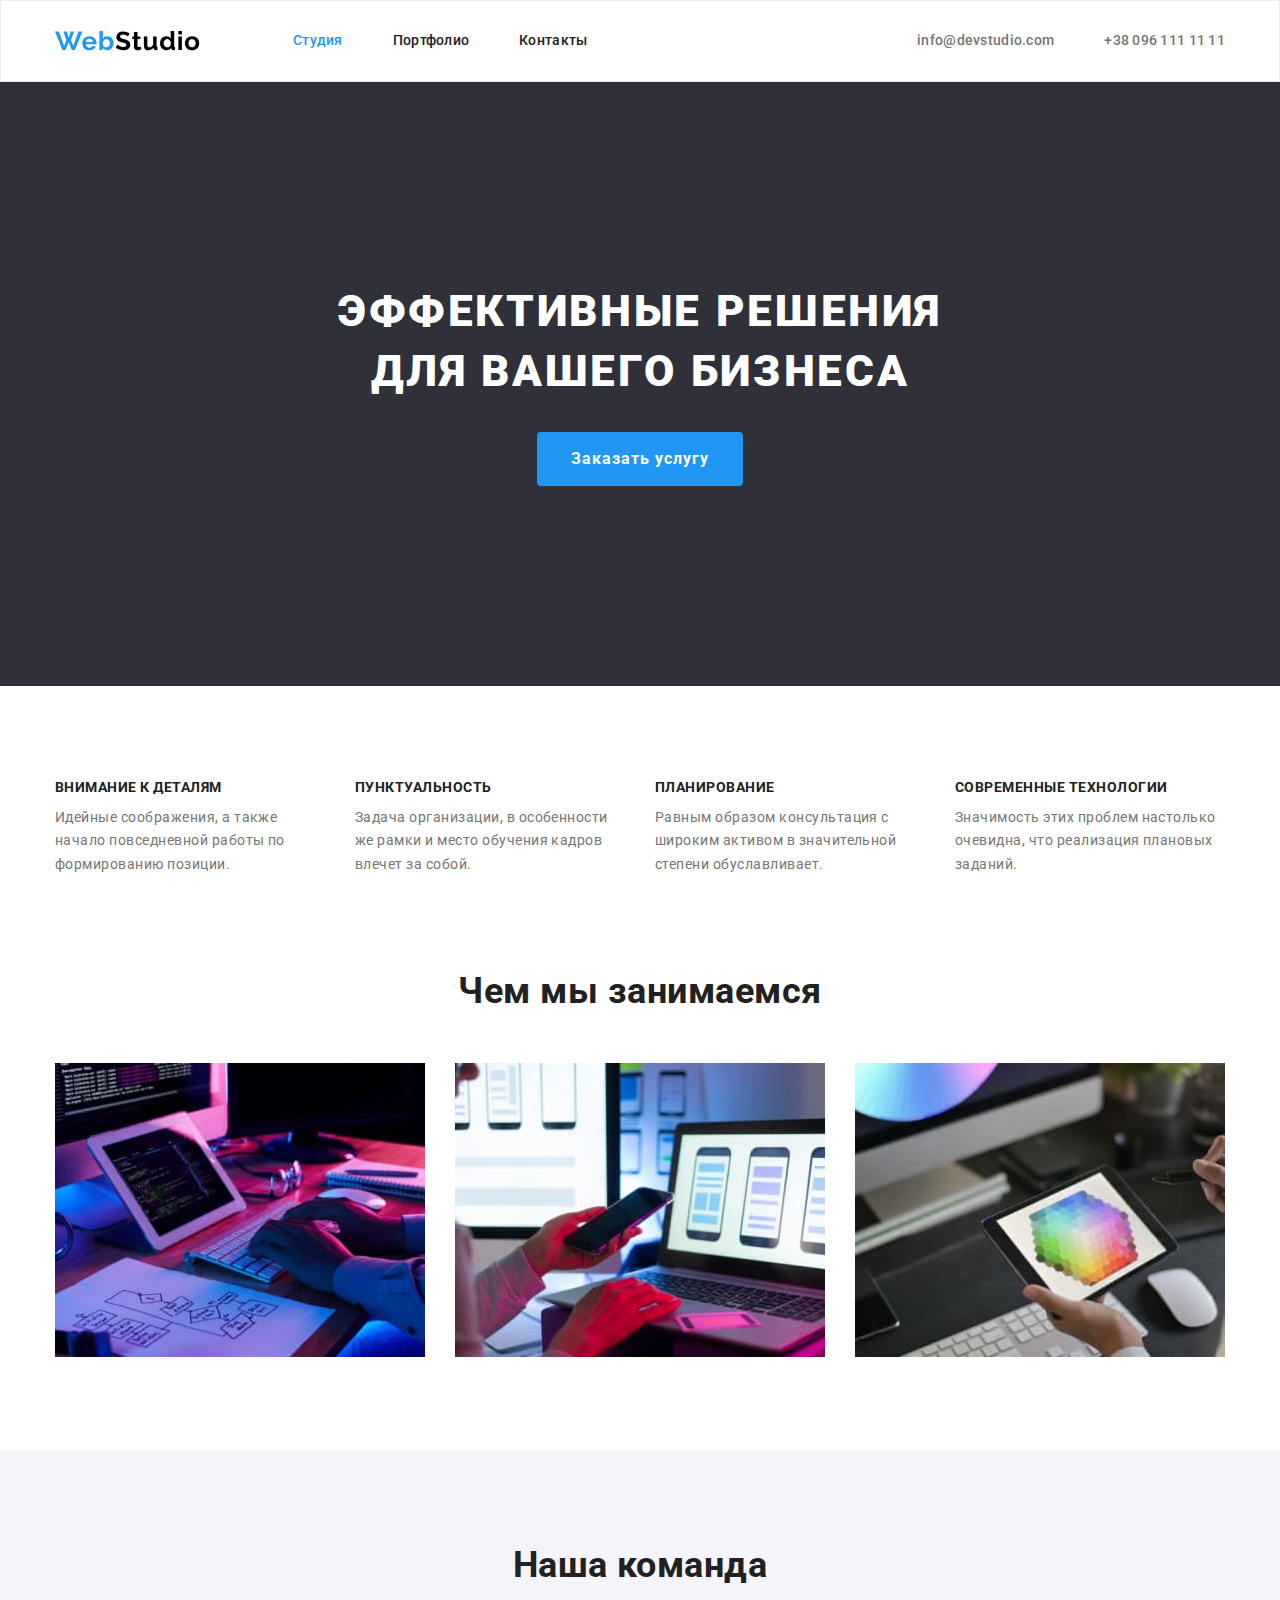
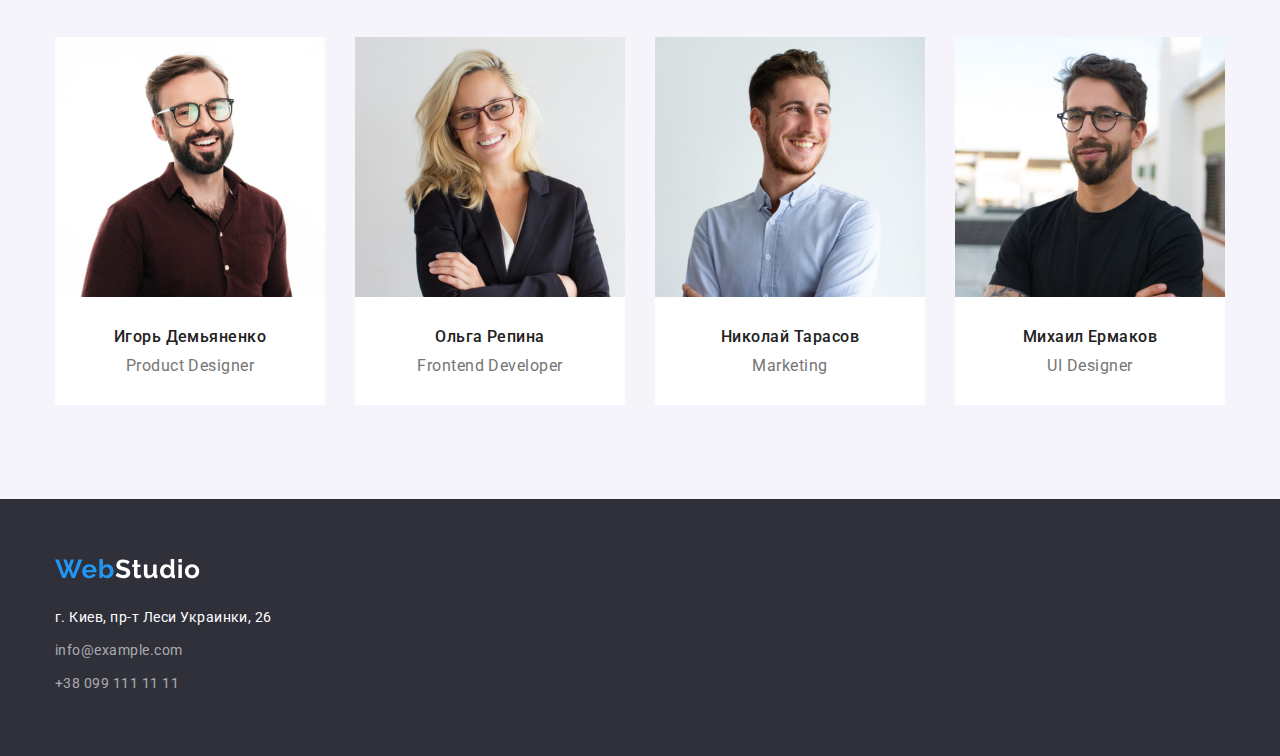
<file: index.html>
<!DOCTYPE html>
<html lang="ru">

<head>
  <meta charset="UTF-8" />
  <meta name="viewport" content="width=device-width, initial-scale=1.0" />
  <link href="https://fonts.googleapis.com/css2?family=Roboto:wght@400;500;700;900&display=swap" rel="stylesheet" />
  <link rel="stylesheet" href="./css/normalize.css" />
  <link rel="stylesheet" href="./css/style.css" />
  <title>Студия</title>
</head>

<body>
  <!--HEADER-->
  <header class="header">
    <div class="container">
      <nav class="navigation">
        <a href="./index.html" aria-label="логотип студии" class="link logo" lang="en">
          <img src="./images/WebStudio.svg" alt="логотип" class="logo-img" />
        </a>
        <ul class="list navigation-list">
          <li class="navigation-list-item">
            <a href="./index.html" class="link navigation-list-item-link current">Студия</a>
          </li>
          <li class="navigation-list-item">
            <a href="./portfolio.html" class="link navigation-list-item-link">Портфолио</a>
          </li>
          <li class="navigation-list-item">
            <a href="#" class="link navigation-list-item-link">Контакты</a>
          </li>
        </ul>
        <ul class="list contact-list">
          <li class="contact-list-item">
            <address class="address">
              <a href="mailto:info@devstudio.com" class="link contact-list-item-link">info@devstudio.com</a>
            </address>
          </li>
          <li class="contact-list-item">
            <address class="address">
              <a href="tel:+380961111111" class="link contact-list-item-link">+38 096 111 11 11</a>
            </address>
          </li>
        </ul>
      </nav>
    </div>
  </header>
  <main>
    <!--HERO-->
    <section class="section hero">
      <div>
        <h1 class="subtitle">Эффективные решения для вашего бизнеса</h1>
        <button class="subtitle-modal-btn" type="button">
          Заказать услугу
        </button>
      </div>
    </section>
    <!--FEATURES-->
    <section class="section features">
      <!--<h2>Почему мы?</h2>-->
      <div class="container">
        <ul class="list features-list">
          <li class="features-list-item">
            <h3 class="features-list-item-title">Внимание к деталям</h3>
            <p class="features-list-item-text">
              Идейные соображения, а также начало повседневной работы по
              формированию позиции.
            </p>
          </li>
          <li class="features-list-item">
            <h3 class="features-list-item-title">Пунктуальность</h3>
            <p class="features-list-item-text">
              Задача организации, в особенности же рамки и место обучения кадров
              влечет за собой.
            </p>
          </li>
          <li class="features-list-item">
            <h3 class="features-list-item-title">Планирование</h3>
            <p class="features-list-item-text">
              Равным образом консультация с широким активом в значительной
              степени обуславливает.
            </p>
          </li>
          <li class="features-list-item">
            <h3 class="features-list-item-title">Современные технологии</h3>
            <p class="features-list-item-text">
              Значимость этих проблем настолько очевидна, что реализация
              плановых заданий.
            </p>
          </li>
        </ul>
      </div>
    </section>
    <!--ABOUT-->
    <section class="section about">
      <div class="container">
        <h2 class="section-title">Чем мы занимаемся</h2>
        <ul class="list about-list">
          <li class="about-list-item">
            <a href="#" class="link">
              <img src="./images/about/about-1.jpg" alt="програмирование" width="370" height="294"
                class="about-list-item-image" />
            </a>
            <!-- <img src="./images/about/about-1.jpg" alt="програмирование" width="370" height="294"
            class="about-list-item-image" /> -->
          </li>
          <li class="about-list-item">
            <a href="#" class="link">
              <img src="./images/about/about-2.jpg" alt="разработка приложения" width="370" height="294"
                class="about-list-item-image" />
            </a>
            <!-- <img src="./images/about/about-2.jpg" alt="разработка приложения" width="370" height="294"
            class="about-list-item-image" /> -->
          </li>
          <li class="about-list-item">
            <a href="#" class="link">
              <img src="./images/about/about-3.jpg" alt="дизайнер подбирает цвет" width="370" height="294"
                class="about-list-item-image" />
            </a>
            <!-- <img src="./images/about/about-3.jpg" alt="дизайнер подбирает цвет" width="370" height="294"
            class="about-list-item-image" /> -->
          </li>
        </ul>
      </div>
    </section>
    <!--OUR TEAM-->
    <section class="section team">
      <div class="container">
        <h2 class="section-title">Наша команда</h2>
        <ul class="list team-list">
          <li class="team-list-item">
            <a href="#" class="link">
              <img src="./images/team/team-1.jpg" alt="Игорь Демьяненко" width="270" height="260"
                class="team-list-item-image" />
              <h3 class="team-list-item-name">Игорь Демьяненко</h3>
              <p class="team-list-item-position">Product Designer</p>
            </a>
            <!-- <img src="./images/team/team-1.jpg" alt="Игорь Демьяненко" width="270" height="260"
            class="team-list-item-image" />
          <h3 class="team-list-item-name">Игорь Демьяненко</h3>
          <p class="team-list-item-position">Product Designer</p> -->
          </li>
          <li class="team-list-item">
            <a href="#" class="link">
              <img src="./images/team/team-2.jpg" alt="Ольга Репина" width="270" height="260"
                class="team-list-item-image" />
              <h3 class="team-list-item-name">Ольга Репина</h3>
              <p class="team-list-item-position">Frontend Developer</p>
            </a>
            <!-- <img src="./images/team/team-2.jpg" alt="Ольга Репина" width="270" height="260"
            class="team-list-item-image" />
          <h3 class="team-list-item-name">Ольга Репина</h3>
          <p class="team-list-item-position">Frontend Developer</p> -->
          </li>
          <li class="team-list-item">
            <a href="#" class="link">
              <img src="./images/team/team-3.jpg" alt="Николай Тарасов" width="270" height="260"
                class="team-list-item-image" />
              <h3 class="team-list-item-name">Николай Тарасов</h3>
              <p class="team-list-item-position">Marketing</p>
            </a>
            <!-- <img src="./images/team/team-3.jpg" alt="Николай Тарасов" width="270" height="260"
            class="team-list-item-image" />
          <h3 class="team-list-item-name">Николай Тарасов</h3>
          <p class="team-list-item-position">Marketing</p> -->
          </li>
          <li class="team-list-item">
            <a href="#" class="link">
              <img src="./images/team/team-4.jpg" alt="Михаил Ермаков" width="270" height="260"
                class="team-list-item-image" />
              <h3 class="team-list-item-name">Михаил Ермаков</h3>
              <p class="team-list-item-position">UI Designer</p>
            </a>
            <!-- <img src="./images/team/team-4.jpg" alt="Михаил Ермаков" width="270" height="260"
            class="team-list-item-image" />
          <h3 class="team-list-item-name">Михаил Ермаков</h3>
          <p class="team-list-item-position">UI Designer</p> -->
          </li>
        </ul>
      </div>
    </section>
  </main>
  <!--FOOTER-->
  <footer class="footer">
    <div class="container">
      <a href="./index.html" aria-label="логотип студии" class="link logo footer-logo" lang="en">
        <img src="./images/WebStudio_footer.svg" alt="логотип" class="logo-img" />
      </a>
      <p class="footer-address">г. Киев, пр-т Леси Украинки, 26</p>
      <ul class="list address-list">
        <li class="address-list-item">
          <address class="address">
            <a href="mailto:info@example.com" class="link address-list-item-link">info@example.com</a>
          </address>
        </li>
        <li class="address-list-item">
          <address class="address">
            <a href="tel:+380991111111" class="link address-list-item-link">+38 099 111 11 11</a>
          </address>
        </li>
      </ul>
    </div>
  </footer>
</body>

</html>
</file>
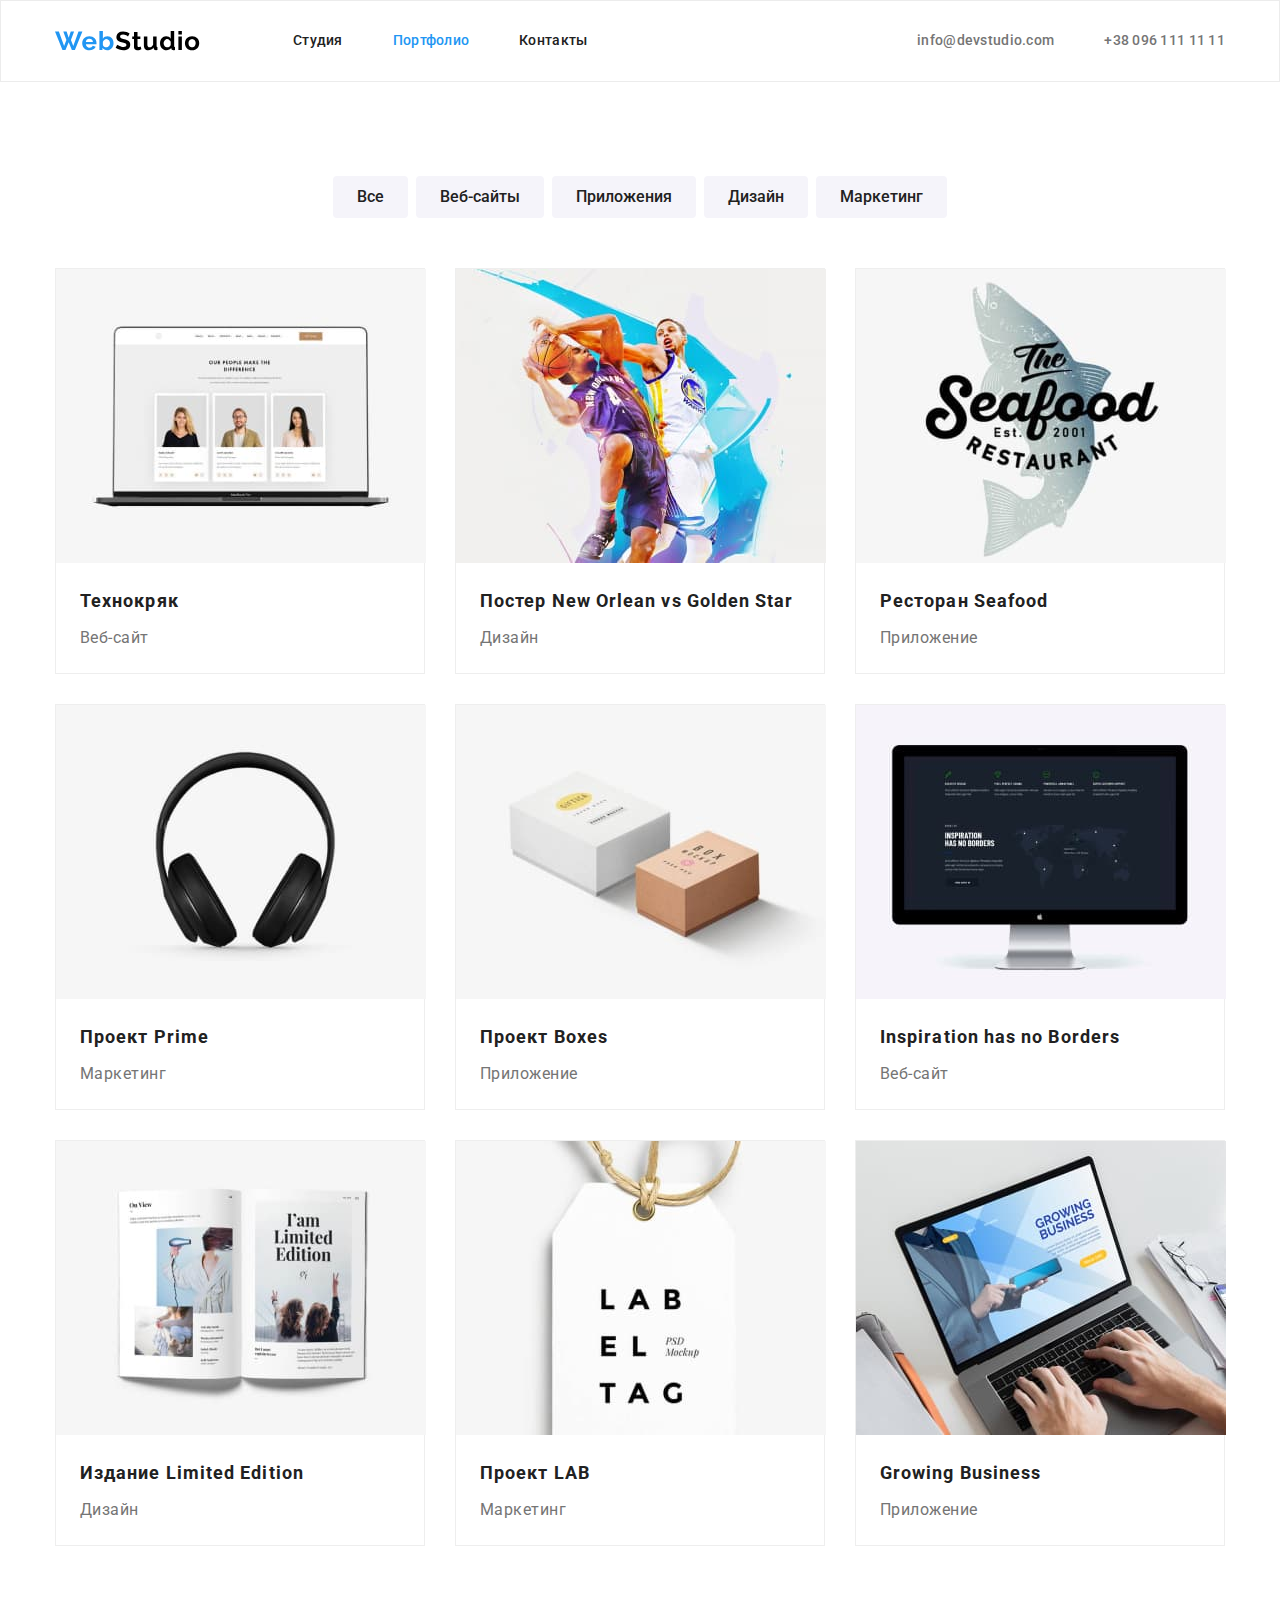
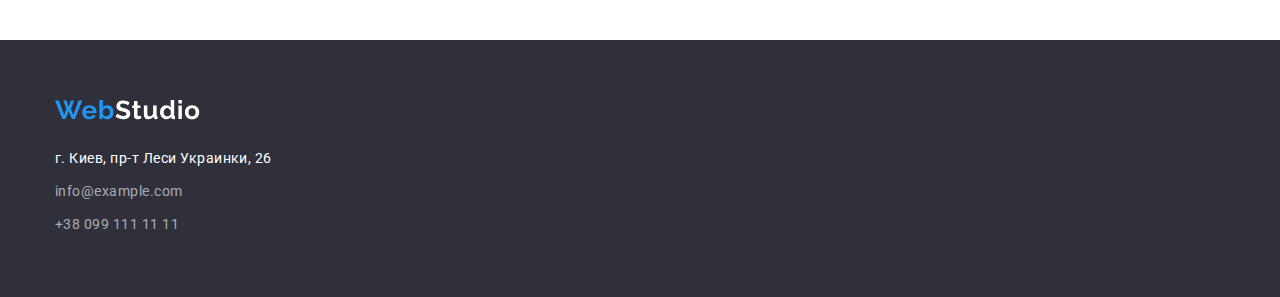
<file: portfolio.html>
<!DOCTYPE html>
<html lang="ru">

<head>
    <meta charset="UTF-8">
    <meta name="viewport" content="width=device-width, initial-scale=1.0">
    <link href="https://fonts.googleapis.com/css2?family=Roboto:wght@400;500;700;900&display=swap" rel="stylesheet">
    <link rel="stylesheet" href="./css/normalize.css" />
    <link rel="stylesheet" href="./css/style.css">
    <title>Портфолио</title>
</head>

<body>
    <!--HEADER-->
    <header class="header">
        <div class="container">
            <nav class="navigation">
                <a href="./index.html" aria-label="логотип студии" class="link logo" lang="en">
                    <img src="./images/WebStudio.svg" alt="логотип" class="logo-img" />
                </a>
                <ul class="list navigation-list">
                    <li class="navigation-list-item">
                        <a href="./index.html" class="link navigation-list-item-link">Студия</a>
                    </li>
                    <li class="navigation-list-item">
                        <a href="./portfolio.html" class="link navigation-list-item-link current">Портфолио</a>
                    </li>
                    <li class="navigation-list-item">
                        <a href="#" class="link navigation-list-item-link">Контакты</a>
                    </li>
                </ul>
                <ul class="list contact-list">
                    <li class="contact-list-item">
                        <address class="address">
                            <a href="mailto:info@devstudio.com"
                                class="link contact-list-item-link">info@devstudio.com</a>
                        </address>
                    </li>
                    <li class="contact-list-item">
                        <address class="address">
                            <a href="tel:+380961111111" class="link contact-list-item-link">+38 096 111 11 11</a>
                        </address>
                    </li>
                </ul>
            </nav>
        </div>
    </header>
    <main>
        <!-- <h1>Portfolio</h1> -->
        <!--PORTFOLIO-->
        <section class="section portfolio">
            <div class="container">
                <ul class="list button-list">
                    <li class="button-list-item">
                        <button class="modal-btn" type="button">Все</button>
                    </li>
                    <li class="button-list-item">
                        <button class="modal-btn" type="button">Веб-сайты</button>
                    </li>
                    <li class="button-list-item">
                        <button class="modal-btn" type="button">Приложения</button>
                    </li>
                    <li class="button-list-item">
                        <button class="modal-btn" type="button">Дизайн</button>
                    </li>
                    <li class="button-list-item">
                        <button class="modal-btn" type="button">Маркетинг</button>
                    </li>
                </ul>
                <ul class="list portfolio-list">
                    <li class="portfolio-list-item">
                        <a href="#" class="link">
                            <img src="./images/portfolio/technokryak.jpg" width="370" class="portfolio-list-item-image"
                                alt="веб-сайт технокряк на экране ноутбука">
                            <div class="content">
                                <h2 class="portfolio-list-item-title">Технокряк</h2>
                                <p class="portfolio-list-item-text">Веб-сайт</p>
                            </div>
                        </a>
                    </li>
                    <li class="portfolio-list-item">
                        <a href="#" class="link">
                            <img src="./images/portfolio/poster.jpg" width="370" class="portfolio-list-item-image"
                                alt="постер">
                            <div class="content">
                                <h2 class="portfolio-list-item-title">Постер New Orlean vs Golden Star</h2>
                                <p class="portfolio-list-item-text">Дизайн</p>
                            </div>
                        </a>
                    </li>
                    <li class="portfolio-list-item">
                        <a href="#" class="link">
                            <img src="./images/portfolio/restaurant.jpg" width="370" class="portfolio-list-item-image"
                                alt="логотип">
                            <div class="content">
                                <h2 class="portfolio-list-item-title">Ресторан Seafood</h2>
                                <p class="portfolio-list-item-text">Приложение</p>
                            </div>
                        </a>
                    </li>
                    <li class="portfolio-list-item">
                        <a href="#" class="link">
                            <img src="./images/portfolio/prime.jpg" width="370" class="portfolio-list-item-image"
                                alt="наушники">
                            <div class="content">
                                <h2 class="portfolio-list-item-title">Проект Prime</h2>
                                <p class="portfolio-list-item-text">Маркетинг</p>
                            </div>
                        </a>
                    </li>
                    <li class="portfolio-list-item">
                        <a href="#" class="link">
                            <img src="./images/portfolio/boxes.jpg" width="370" class="portfolio-list-item-image"
                                alt="две коробки">
                            <div class="content">
                                <h2 class="portfolio-list-item-title">Проект Boxes</h2>
                                <p class="portfolio-list-item-text">Приложение</p>
                            </div>
                        </a>
                    </li>
                    <li class="portfolio-list-item">
                        <a href="#" class="link">
                            <img src="./images/portfolio/inspiration.jpg" width="370" class="portfolio-list-item-image"
                                alt="веб-сайт inspiration has no boundaries на экране компьютере">
                            <div class="content">
                                <h2 class="portfolio-list-item-title">Inspiration has no Borders</h2>
                                <p class="portfolio-list-item-text">Веб-сайт</p>
                            </div>
                        </a>
                    </li>
                    <li class="portfolio-list-item">
                        <a href="#" class="link">
                            <img src="./images/portfolio/limited.jpg" width="370" class="portfolio-list-item-image"
                                alt="книга">
                            <div class="content">
                                <h2 class="portfolio-list-item-title">Издание Limited Edition</h2>
                                <p class="portfolio-list-item-text">Дизайн</p>
                            </div>
                        </a>
                    </li>
                    <li class="portfolio-list-item">
                        <a href="#" class="link">
                            <img src="./images/portfolio/lab.jpg" width="370" class="portfolio-list-item-image"
                                alt="тег">
                            <div class="content">
                                <h2 class="portfolio-list-item-title">Проект LAB</h2>
                                <p class="portfolio-list-item-text">Маркетинг</p>
                            </div>
                        </a>
                    </li>
                    <li class="portfolio-list-item">
                        <a href="#" class="link">
                            <img src="./images/portfolio/growing.jpg" width="370" class="portfolio-list-item-image"
                                alt="веб-сайт growing business на ноутбуке">
                            <div class="content">
                                <h2 class="portfolio-list-item-title">Growing Business</h2>
                                <p class="portfolio-list-item-text">Приложение</p>
                            </div>
                        </a>
                    </li>
                </ul>
            </div>
        </section>
    </main>
    <!--FOOTER-->
    <footer class="footer">
        <div class="container">
            <a href="./index.html" aria-label="логотип студии" class="link logo footer-logo" lang="en">
                <img src="./images/WebStudio_footer.svg" alt="логотип" class="logo-img" />
            </a>
            <p class="footer-address">г. Киев, пр-т Леси Украинки, 26</p>
            <ul class="list address-list">
                <li class="address-list-item">
                    <address class="address">
                        <a href="mailto:info@example.com" class="link address-list-item-link">info@example.com</a>
                    </address>
                </li>
                <li class="address-list-item">
                    <address class="address">
                        <a href="tel:+380991111111" class="link address-list-item-link">+38 099 111 11 11</a>
                    </address>
                </li>
            </ul>
        </div>
    </footer>

</body>

</html>
</file>
<file: css/style.css>
:root {
  --main-font: "Roboto", sans-serif;
  --title-font-size: 36px;
  --name-font-size: 16px;
  --description-font-size: 18px;
  --text-font-size: 14px;
  --text-color-light-theme: #757575;
  --text-color-dark-theme: rgba(255, 255, 255, 0.6);
  --title-color-light-theme: #212121;
  --title-color-dark-theme: #ffffff;
  --accent-color: #2196f3;
  --primary-background-color: #ffffff;
  --secondary-background-color: #f5f4fa;
  --footer-background-color: #2f303a;
}

html {
  box-sizing: border-box;
}

*,
*::before,
*::after {
  box-sizing: inherit;
  margin: 0;
  padding: 0;
}

body {
  font-family: var(--main-font);
  font-style: normal;
  color: var(--text-color-light-theme);
  letter-spacing: 0.03em;
  background-color: var(--primary-background-color);
}

img {
  display: block;
}

.link {
  text-decoration: none;
}

.list {
  list-style: none;
}

.address {
  font-style: normal;
}

.container {
  width: 1200px;
  margin-right: auto;
  margin-left: auto;
  padding-right: 15px;
  padding-left: 15px;
}

/*HEADER*/

.header {
  background-color: var(--primary-background-color);
  border: 1px solid #ececec;
  /* padding-top: 24px;
  padding-bottom: 25px; */
}

.header .link:focus,
.header .link:hover {
  color: var(--accent-color);
}

.header .link {
  font-weight: 500;
  font-size: var(--text-font-size);
  line-height: 1.14;
  letter-spacing: 0.02em;
}

.navigation {
  display: flex;
  align-items: center;
}

.navigation-list {
  display: flex;
  margin-left: 93px;
}

.navigation-list-item:not(:last-child) {
  margin-right: 50px;
}

.navigation-list-item-link {
  color: var(--title-color-light-theme);
  display: block;
  padding-top: 32px;
  padding-bottom: 32px;
}

.navigation-list-item-link.current {
  color: var(--accent-color);
}

.contact-list {
  display: flex;
  margin-left: auto;
}

.contact-list-item:not(:last-child) {
  margin-right: 50px;
}

.contact-list-item-link {
  color: var(--text-color-light-theme);
  display: block;
  padding-top: 32px;
  padding-bottom: 32px;
}

/*HERO*/

.hero {
  background-color: var(--footer-background-color);
  padding-top: 200px;
  padding-bottom: 200px;
}

.subtitle {
  width: 696px;
  margin: 0;
  margin: 0 auto;
  font-weight: 900;
  font-size: 44px;
  line-height: 1.36;
  letter-spacing: 0.06em;
  text-transform: uppercase;
  color: var(--title-color-dark-theme);
  text-align: center;
  margin-bottom: 30px;
}

.subtitle-modal-btn {
  display: block;
  margin: 0 auto;
  padding-top: 10px;
  padding-right: 32px;
  padding-bottom: 10px;
  padding-left: 32px;

  font-weight: 700;
  font-size: var(--name-font-size);
  line-height: 1.88;
  letter-spacing: 0.06em;
  color: var(--title-color-dark-theme);

  background-color: var(--accent-color);
  border-color: transparent;
  border-radius: 4px;
  cursor: pointer;
}

/* SECTION */

.section-title {
  font-weight: 700;
  font-size: var(--title-font-size);
  line-height: 1.16;
  color: var(--title-color-light-theme);
  text-align: center;
  margin-bottom: 50px;
}

/*FEATURES*/

.features {
  padding-top: 94px;
  padding-bottom: 94px;
}

.features-list {
  display: flex;
  flex-wrap: wrap;
}

.features-list-item {
  width: calc((100% - 90px) / 4);
}

.features-list-item:not(:last-child) {
  margin-right: 30px;
}

.features-list-item-title {
  font-weight: 700;
  font-size: var(--text-font-size);
  line-height: 1.14;
  text-transform: uppercase;
  color: var(--title-color-light-theme);
  margin-bottom: 10px;
}

.features-list-item-text {
  font-weight: 400;
  font-size: var(--text-font-size);
  line-height: 1.7;
  color: var(--text-color-light-theme);
}

/* ABOUT */

.about {
  padding-bottom: 94px;
}

.about-list {
  display: flex;
  flex-wrap: wrap;
}

.about-list-item:not(:last-child) {
  margin-right: 30px;
}

/*TEAM*/

.team {
  background-color: var(--secondary-background-color);
  padding-top: 94px;
  padding-bottom: 94px;
}

.team-list {
  display: flex;
}

.team-list-item {
  text-align: center;
  padding-bottom: 30px;
  background-color: var(--primary-background-color);
}

.team-list-item:not(:last-child) {
  margin-right: 30px;
}

.team-list-item-image {
  margin-bottom: 30px;
}

.team-list-item-name {
  font-weight: 500;
  font-size: var(--name-font-size);
  line-height: 1.19;
  color: var(--title-color-light-theme);
  margin-bottom: 10px;
}

.team-list-item-position {
  font-weight: 400;
  font-size: var(--name-font-size);
  line-height: 1.19;
  color: var(--text-color-light-theme);
}

/*PORTFOLIO*/

.portfolio {
  padding-top: 94px;
  padding-bottom: 94px;
}

.button-list {
  margin-bottom: 50px;
  display: flex;
  justify-content: center;
}

.button-list-item:not(:last-child) {
  margin-right: 8px;
}

.modal-btn {
  font-weight: 500;
  font-size: var(--name-font-size);
  line-height: 1.6;
  color: var(--title-color-light-theme);
  background-color: var(--secondary-background-color);
  border-radius: 4px;
  border-color: transparent;
  cursor: pointer;
  padding-top: 6px;
  padding-right: 22px;
  padding-bottom: 6px;
  padding-left: 22px;
}

.modal-btn:hover,
.modal-btn:focus {
  color: var(--title-color-dark-theme);
  background-color: var(--accent-color);
}

.portfolio-list {
  display: flex;
  flex-wrap: wrap;
}

.portfolio-list-item {
  width: calc((100% - 60px) / 3);
  margin-right: 30px;
  padding-bottom: 20px;
  background-color: var(--primary-background-color);
  border: 1px solid #eeeeee;
}

.portfolio-list-item:nth-child(3n) {
  margin-right: 0px;
}

.portfolio-list-item:not(:nth-last-child(-n + 3)) {
  margin-bottom: 30px;
}

.portfolio-list-item-image {
  margin-bottom: 20px;
}

.content {
  padding-left: 24px;
}

.portfolio-list-item-title {
  font-weight: 700;
  font-size: var(--description-font-size);
  line-height: 2;
  letter-spacing: 0.06em;
  color: var(--title-color-light-theme);

  margin-bottom: 4px;
}

.portfolio-list-item-text {
  font-weight: 400;
  font-size: var(--name-font-size);
  line-height: 1.875;
  color: var(--text-color-light-theme);
}

/*FOOTER*/

.footer {
  background-color: var(--footer-background-color);
  color: var(--title-color-dark-theme);
  font-weight: 400;
  font-size: var(--text-font-size);
  line-height: 1.7;
  padding-top: 60px;
  padding-bottom: 60px;
}

.footer-logo {
  display: inline-block;
  margin-bottom: 20px;
}

.footer-address {
  margin-bottom: 9px;
}

.address-list-item:not(:last-child) {
  margin-bottom: 9px;
}

.address-list-item-link {
  color: var(--text-color-dark-theme);
}

.address-list-item-link:hover {
  color: var(--accent-color);
}
</file>
